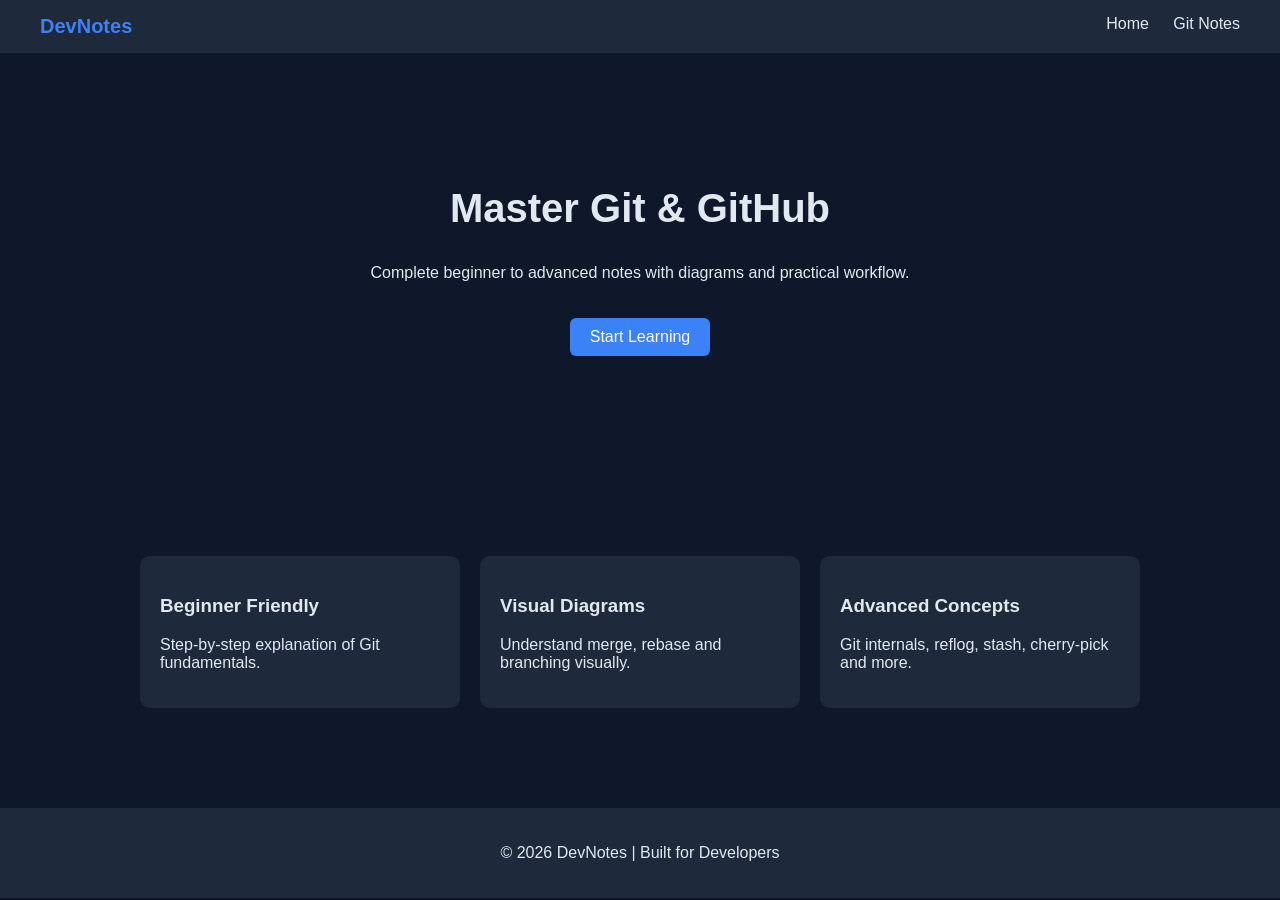
<file: index.html>
<!DOCTYPE html>
<html lang="en">
<head>
    <meta charset="UTF-8">
    <title>DevNotes | Home</title>
    <link rel="stylesheet" href="style.css">
</head>
<body>

<header>
    <div class="logo">DevNotes</div>
    <nav>
        <a href="main.html">Home</a>
        <a href="git.html">Git Notes</a>
    </nav>
</header>

<section class="hero">
    <h1>Master Git & GitHub</h1>
    <p>Complete beginner to advanced notes with diagrams and practical workflow.</p>
    <a href="git.html" class="btn">Start Learning</a>
</section>

<section class="features">
    <div class="card">
        <h3>Beginner Friendly</h3>
        <p>Step-by-step explanation of Git fundamentals.</p>
    </div>

    <div class="card">
        <h3>Visual Diagrams</h3>
        <p>Understand merge, rebase and branching visually.</p>
    </div>

    <div class="card">
        <h3>Advanced Concepts</h3>
        <p>Git internals, reflog, stash, cherry-pick and more.</p>
    </div>
</section>

<footer>
    <p>© 2026 DevNotes | Built for Developers</p>
</footer>

</body>
</html>
</file>
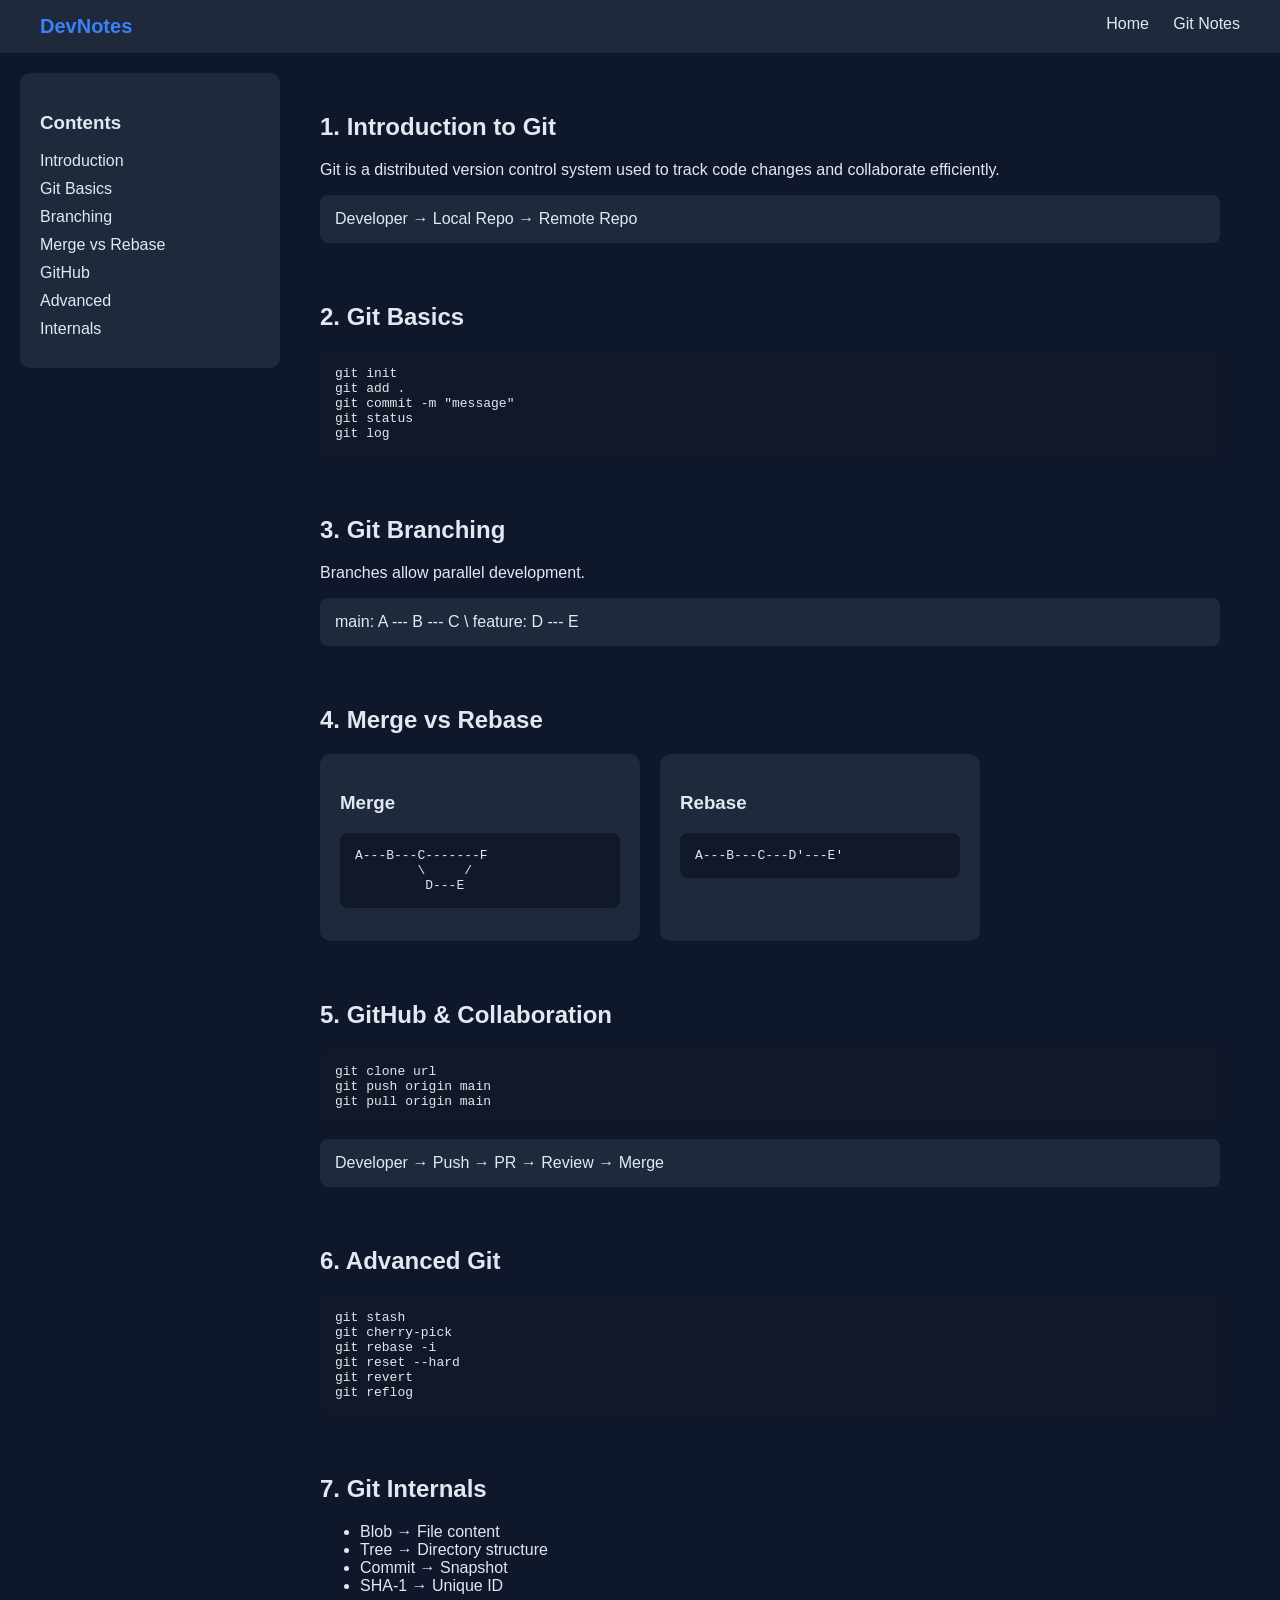
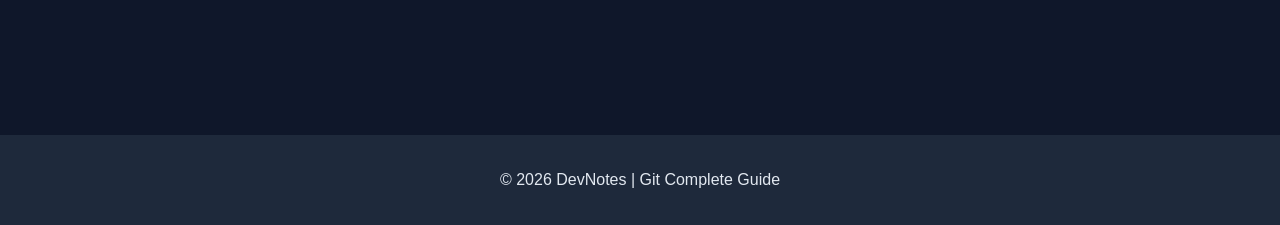
<file: git.html>
<!DOCTYPE html>
<html lang="en">
<head>
    <meta charset="UTF-8">
    <title>Git Complete Guide</title>
    <link rel="stylesheet" href="style.css">
</head>
<body>

<header>
    <div class="logo">DevNotes</div>
    <nav>
        <a href="main.html">Home</a>
        <a href="git.html">Git Notes</a>
    </nav>
</header>

<div class="container">

    <aside class="sidebar">
        <h3>Contents</h3>
        <a href="#intro">Introduction</a>
        <a href="#basics">Git Basics</a>
        <a href="#branching">Branching</a>
        <a href="#merge">Merge vs Rebase</a>
        <a href="#github">GitHub</a>
        <a href="#advanced">Advanced</a>
        <a href="#internals">Internals</a>
    </aside>

    <main class="content">

        <section id="intro">
            <h2>1. Introduction to Git</h2>
            <p>Git is a distributed version control system used to track code changes and collaborate efficiently.</p>
            <div class="diagram">
                Developer → Local Repo → Remote Repo
            </div>
        </section>

        <section id="basics">
            <h2>2. Git Basics</h2>
            <pre><code>git init
git add .
git commit -m "message"
git status
git log</code></pre>
        </section>

        <section id="branching">
            <h2>3. Git Branching</h2>
            <p>Branches allow parallel development.</p>
            <div class="diagram">
main: A --- B --- C  
          \  
feature:   D --- E
            </div>
        </section>

        <section id="merge">
            <h2>4. Merge vs Rebase</h2>

            <div class="grid-2">
                <div class="card">
                    <h3>Merge</h3>
                    <pre><code>A---B---C-------F
        \     /
         D---E</code></pre>
                </div>

                <div class="card">
                    <h3>Rebase</h3>
                    <pre><code>A---B---C---D'---E'</code></pre>
                </div>
            </div>
        </section>

        <section id="github">
            <h2>5. GitHub & Collaboration</h2>
            <pre><code>git clone url
git push origin main
git pull origin main</code></pre>
            <div class="diagram">
Developer → Push → PR → Review → Merge
            </div>
        </section>

        <section id="advanced">
            <h2>6. Advanced Git</h2>
            <pre><code>git stash
git cherry-pick
git rebase -i
git reset --hard
git revert
git reflog</code></pre>
        </section>

        <section id="internals">
            <h2>7. Git Internals</h2>
            <ul>
                <li>Blob → File content</li>
                <li>Tree → Directory structure</li>
                <li>Commit → Snapshot</li>
                <li>SHA-1 → Unique ID</li>
            </ul>
        </section>

    </main>
</div>

<footer>
    <p>© 2026 DevNotes | Git Complete Guide</p>
</footer>

</body>
</html>
</file>
<file: style.css>
body {
    margin: 0;
    font-family: Arial, sans-serif;
    background: #0f172a;
    color: #e2e8f0;
}

header {
    display: flex;
    justify-content: space-between;
    padding: 15px 40px;
    background: #1e293b;
}

.logo {
    font-weight: bold;
    font-size: 20px;
    color: #3b82f6;
}

nav a {
    color: #e2e8f0;
    margin-left: 20px;
    text-decoration: none;
}

nav a:hover {
    color: #3b82f6;
}

.hero {
    text-align: center;
    padding: 100px 20px;
}

.hero h1 {
    font-size: 40px;
}

.btn {
    display: inline-block;
    margin-top: 20px;
    padding: 10px 20px;
    background: #3b82f6;
    color: white;
    text-decoration: none;
    border-radius: 6px;
}

.features {
    display: flex;
    justify-content: center;
    gap: 20px;
    padding: 40px;
    flex-wrap: wrap;
}

.card {
    background: #1e293b;
    padding: 20px;
    border-radius: 10px;
    width: 280px;
}

.container {
    display: flex;
    padding: 20px;
}

.sidebar {
    width: 220px;
    padding: 20px;
    background: #1e293b;
    border-radius: 10px;
    height: fit-content;
}

.sidebar a {
    display: block;
    color: #e2e8f0;
    margin: 10px 0;
    text-decoration: none;
}

.sidebar a:hover {
    color: #3b82f6;
}

.content {
    flex: 1;
    padding: 20px 40px;
}

section {
    margin-bottom: 60px;
}

pre {
    background: #111827;
    padding: 15px;
    border-radius: 8px;
    overflow-x: auto;
}

.diagram {
    background: #1e293b;
    padding: 15px;
    border-radius: 8px;
    margin-top: 15px;
}

.grid-2 {
    display: flex;
    gap: 20px;
    flex-wrap: wrap;
}

footer {
    text-align: center;
    padding: 20px;
    background: #1e293b;
    margin-top: 40px;
}

@media (max-width: 900px) {
    .container {
        flex-direction: column;
    }

    .sidebar {
        width: 100%;
        margin-bottom: 20px;
    }
}
</file>
